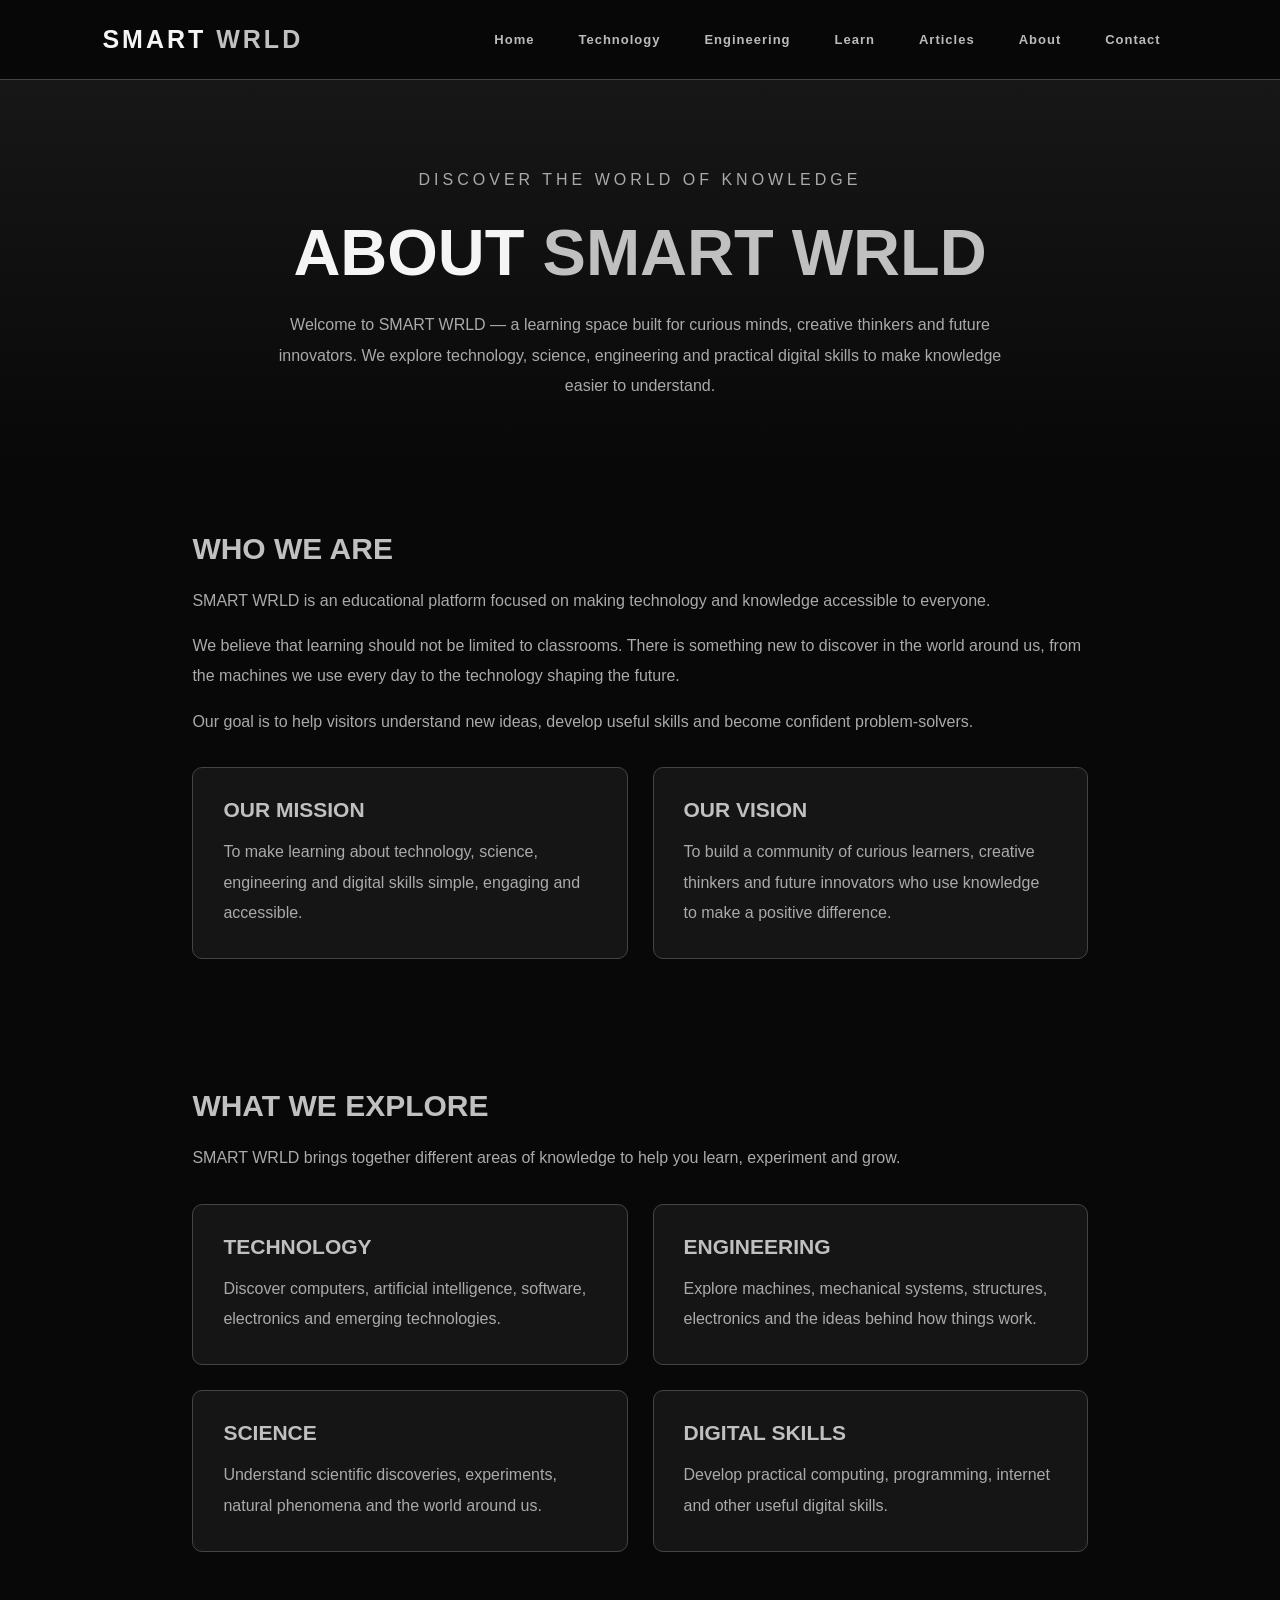
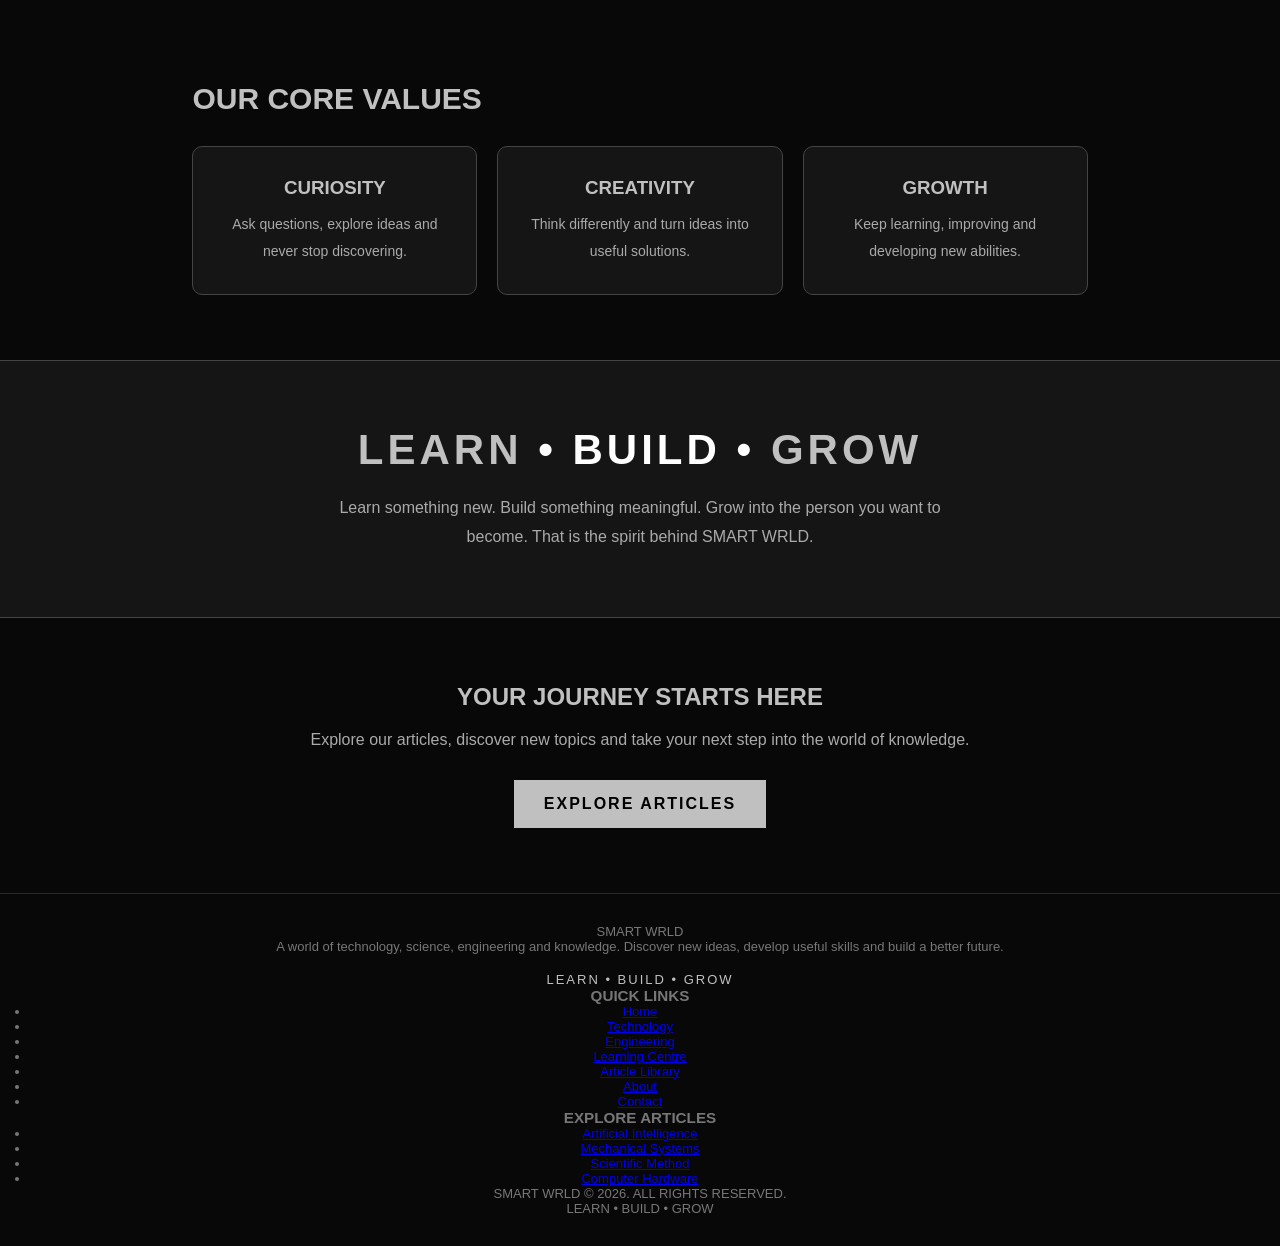
<file: about.html>
<!DOCTYPE html>
<html lang="en">
<head>
    <meta charset="UTF-8">
    <meta name="viewport" content="width=device-width, initial-scale=1.0">

    <title>About Us | SMART WRLD</title>

    <link rel="stylesheet" href="style.css">

    <style>
        .about-hero {
            text-align: center;
            padding: 85px 8% 65px;
            background: linear-gradient(180deg, #171717, #080808);
        }

        .about-hero h1 {
            font-size: clamp(38px, 6vw, 65px);
            margin: 20px 0;
        }

        .about-hero h1 span {
            color: silver;
        }

        .about-hero p {
            max-width: 750px;
            margin: auto;
            color: #aaa;
            line-height: 1.9;
            font-size: 16px;
        }

        .about-section {
            max-width: 1100px;
            margin: auto;
            padding: 65px 8%;
        }

        .about-section h2 {
            color: silver;
            font-size: 30px;
            margin-bottom: 20px;
        }

        .about-section p {
            color: #aaa;
            line-height: 1.9;
            margin-bottom: 15px;
        }

        .about-grid {
            display: grid;
            grid-template-columns: repeat(2, 1fr);
            gap: 25px;
            margin-top: 30px;
        }

        .about-card {
            background: #151515;
            border: 1px solid #444;
            padding: 30px;
            border-radius: 10px;
            transition: 0.3s;
        }

        .about-card:hover {
            border-color: silver;
            transform: translateY(-5px);
        }

        .about-card h3 {
            color: silver;
            margin-bottom: 15px;
            font-size: 21px;
        }

        .about-card p {
            margin: 0;
        }

        .values-grid {
            display: grid;
            grid-template-columns: repeat(3, 1fr);
            gap: 20px;
            margin-top: 30px;
        }

        .value-card {
            text-align: center;
            background: #151515;
            border: 1px solid #444;
            padding: 30px 20px;
            border-radius: 10px;
        }

        .value-card h3 {
            color: silver;
            margin-bottom: 12px;
        }

        .value-card p {
            font-size: 14px;
            margin: 0;
        }

        .slogan-section {
            text-align: center;
            background: #151515;
            border-top: 1px solid #444;
            border-bottom: 1px solid #444;
            padding: 65px 8%;
        }

        .slogan-section h2 {
            color: white;
            font-size: clamp(25px, 4vw, 42px);
            letter-spacing: 4px;
        }

        .slogan-section h2 span {
            color: silver;
        }

        .slogan-section p {
            color: #aaa;
            line-height: 1.8;
            max-width: 650px;
            margin: 20px auto 0;
        }

        .about-cta {
            text-align: center;
            padding: 65px 8%;
        }

        .about-cta h2 {
            color: silver;
            margin-bottom: 15px;
        }

        .about-cta p {
            color: #aaa;
            line-height: 1.8;
            margin-bottom: 25px;
        }

        @media (max-width: 650px) {
            .about-grid,
            .values-grid {
                grid-template-columns: 1fr;
            }

            .about-section {
                padding: 50px 6%;
            }

            .about-card,
            .value-card {
                padding: 25px;
            }
        }
    </style>
</head>

<body>

    <!-- HEADER -->

    <header>

        <div class="logo">SMART <span>WRLD</span></div>

        <nav>
            <a href="index.html">Home</a>
            <a href="technology.html">Technology</a>
            <a href="engineering.html">Engineering</a>
            <a href="learn.html">Learn</a>
            <a href="articles.html">Articles</a>
            <a href="about.html">About</a>
            <a href="contact.html">Contact</a>
        </nav>

    </header>

    <!-- HERO -->

    <section class="about-hero">

        <p class="welcome">DISCOVER THE WORLD OF KNOWLEDGE</p>

        <h1>ABOUT <span>SMART WRLD</span></h1>

        <p>
            Welcome to SMART WRLD — a learning space built for curious
            minds, creative thinkers and future innovators.
            We explore technology, science, engineering and practical
            digital skills to make knowledge easier to understand.
        </p>

    </section>

    <!-- WHO WE ARE -->

    <section class="about-section">

        <h2>WHO WE ARE</h2>

        <p>
            SMART WRLD is an educational platform focused on making
            technology and knowledge accessible to everyone.
        </p>

        <p>
            We believe that learning should not be limited to classrooms.
            There is something new to discover in the world around us,
            from the machines we use every day to the technology shaping
            the future.
        </p>

        <p>
            Our goal is to help visitors understand new ideas, develop
            useful skills and become confident problem-solvers.
        </p>

        <div class="about-grid">

            <div class="about-card">

                <h3>OUR MISSION</h3>

                <p>
                    To make learning about technology, science,
                    engineering and digital skills simple, engaging
                    and accessible.
                </p>

            </div>

            <div class="about-card">

                <h3>OUR VISION</h3>

                <p>
                    To build a community of curious learners,
                    creative thinkers and future innovators who
                    use knowledge to make a positive difference.
                </p>

            </div>

        </div>

    </section>

    <!-- WHAT WE EXPLORE -->

    <section class="about-section">

        <h2>WHAT WE EXPLORE</h2>

        <p>
            SMART WRLD brings together different areas of knowledge
            to help you learn, experiment and grow.
        </p>

        <div class="about-grid">

            <div class="about-card">
                <h3>TECHNOLOGY</h3>
                <p>
                    Discover computers, artificial intelligence,
                    software, electronics and emerging technologies.
                </p>
            </div>

            <div class="about-card">
                <h3>ENGINEERING</h3>
                <p>
                    Explore machines, mechanical systems, structures,
                    electronics and the ideas behind how things work.
                </p>
            </div>

            <div class="about-card">
                <h3>SCIENCE</h3>
                <p>
                    Understand scientific discoveries, experiments,
                    natural phenomena and the world around us.
                </p>
            </div>

            <div class="about-card">
                <h3>DIGITAL SKILLS</h3>
                <p>
                    Develop practical computing, programming,
                    internet and other useful digital skills.
                </p>
            </div>

        </div>

    </section>

    <!-- CORE VALUES -->

    <section class="about-section">

        <h2>OUR CORE VALUES</h2>

        <div class="values-grid">

            <div class="value-card">
                <h3>CURIOSITY</h3>
                <p>
                    Ask questions, explore ideas and never stop discovering.
                </p>
            </div>

            <div class="value-card">
                <h3>CREATIVITY</h3>
                <p>
                    Think differently and turn ideas into useful solutions.
                </p>
            </div>

            <div class="value-card">
                <h3>GROWTH</h3>
                <p>
                    Keep learning, improving and developing new abilities.
                </p>
            </div>

        </div>

    </section>

    <!-- SLOGAN -->

    <section class="slogan-section">

        <h2>
            <span>LEARN</span> • BUILD • <span>GROW</span>
        </h2>

        <p>
            Learn something new. Build something meaningful.
            Grow into the person you want to become.
            That is the spirit behind SMART WRLD.
        </p>

    </section>

    <!-- CALL TO ACTION -->

    <section class="about-cta">

        <h2>YOUR JOURNEY STARTS HERE</h2>

        <p>
            Explore our articles, discover new topics and
            take your next step into the world of knowledge.
        </p>

        <a href="articles.html" class="hero-button">
            EXPLORE ARTICLES
        </a>

    </section>

    <!-- FOOTER -->

    <footer class="site-footer">

        <div class="footer-grid">

            <div class="footer-column">

                <div class="footer-brand">
                    SMART <span>WRLD</span>
                </div>

                <p>
                    A world of technology, science, engineering
                    and knowledge. Discover new ideas, develop
                    useful skills and build a better future.
                </p>

                <p style="color:silver; margin-top:18px; letter-spacing:2px;">
                    LEARN • BUILD • GROW
                </p>

            </div>

            <div class="footer-column">

                <h3>QUICK LINKS</h3>

                <ul>
                    <li><a href="index.html">Home</a></li>
                    <li><a href="technology.html">Technology</a></li>
                    <li><a href="engineering.html">Engineering</a></li>
                    <li><a href="learn.html">Learning Centre</a></li>
                    <li><a href="articles.html">Article Library</a></li>
                    <li><a href="about.html">About</a></li>
                    <li><a href="contact.html">Contact</a></li>
                </ul>

            </div>

            <div class="footer-column">

                <h3>EXPLORE ARTICLES</h3>

                <ul>
                    <li><a href="article-ai.html">Artificial Intelligence</a></li>
                    <li><a href="article-mechanical.html">Mechanical Systems</a></li>
                    <li><a href="article-science.html">Scientific Method</a></li>
                    <li><a href="article-hardware.html">Computer Hardware</a></li>
                </ul>

            </div>

        </div>

        <div class="footer-bottom">

            <p>SMART WRLD © 2026. ALL RIGHTS RESERVED.</p>

            <p>LEARN • BUILD • GROW</p>

        </div>

    </footer>

</body>
</html>
</file>
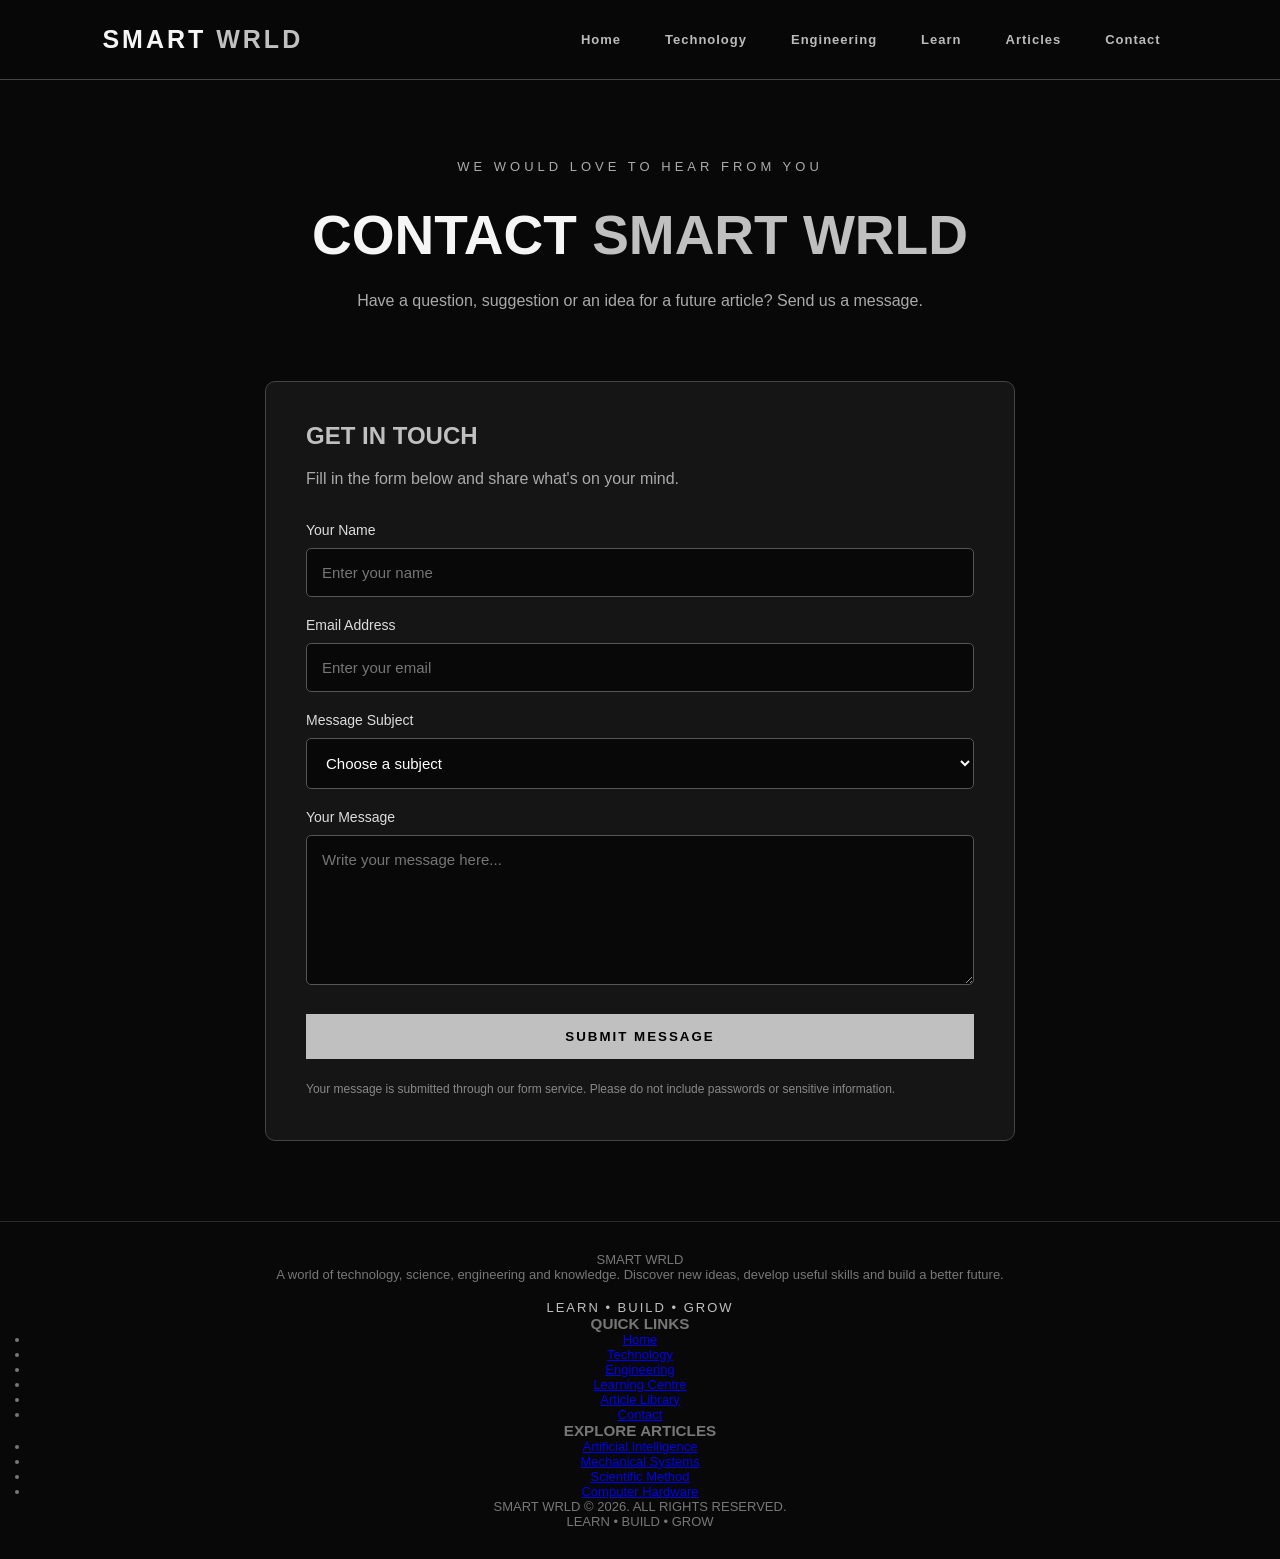
<file: contact.html>
<!DOCTYPE html>
<html lang="en">
<head>
    <meta charset="UTF-8">
    <meta name="viewport" content="width=device-width, initial-scale=1.0">

    <title>Contact Us | SMART WRLD</title>

    <link rel="stylesheet" href="style.css">

    <style>
        .contact-hero {
            text-align: center;
            padding: 75px 8% 45px;
        }

        .contact-hero h1 {
            font-size: clamp(35px, 5vw, 55px);
            margin-bottom: 20px;
        }

        .contact-hero h1 span {
            color: silver;
        }

        .contact-hero p {
            color: #aaa;
            line-height: 1.8;
        }

        .contact-container {
            max-width: 750px;
            margin: 20px auto 80px;
            padding: 40px;
            background: #151515;
            border: 1px solid #444;
            border-radius: 10px;
        }

        .contact-container h2 {
            color: silver;
            margin-bottom: 15px;
        }

        .contact-container > p {
            color: #aaa;
            line-height: 1.7;
            margin-bottom: 30px;
        }

        .contact-form label {
            display: block;
            color: #ddd;
            margin: 20px 0 10px;
            font-size: 14px;
        }

        .contact-form input,
        .contact-form select,
        .contact-form textarea {
            width: 100%;
            padding: 15px;
            background: #080808;
            color: white;
            border: 1px solid #555;
            border-radius: 5px;
            font-size: 15px;
            font-family: Arial, sans-serif;
        }

        .contact-form textarea {
            min-height: 150px;
            resize: vertical;
        }

        .contact-form input:focus,
        .contact-form select:focus,
        .contact-form textarea:focus {
            outline: 1px solid silver;
            border-color: silver;
        }

        .contact-form button {
            margin-top: 25px;
            width: 100%;
            border: none;
            cursor: pointer;
        }

        .contact-form button:disabled {
            opacity: 0.6;
            cursor: wait;
        }

        #formMessage {
            margin-top: 20px;
            color: silver;
            line-height: 1.7;
        }

        .contact-note {
            margin-top: 20px;
            color: #888;
            font-size: 12px;
            line-height: 1.7;
        }

        .hidden-field {
            position: absolute;
            left: -5000px;
        }

        @media (max-width: 600px) {
            .contact-container {
                margin: 20px 5% 60px;
                padding: 25px 18px;
            }

            .contact-hero {
                padding: 55px 5% 30px;
            }
        }
    </style>
</head>

<body>

    <header>
        <div class="logo">SMART <span>WRLD</span></div>

        <nav>
            <a href="index.html">Home</a>
            <a href="technology.html">Technology</a>
            <a href="engineering.html">Engineering</a>
            <a href="learn.html">Learn</a>
            <a href="articles.html">Articles</a>
            <a href="contact.html">Contact</a>
        </nav>
    </header>

    <section class="contact-hero">

        <p class="welcome">WE WOULD LOVE TO HEAR FROM YOU</p>

        <h1>CONTACT <span>SMART WRLD</span></h1>

        <p>
            Have a question, suggestion or an idea for a future article?
            Send us a message.
        </p>

    </section>

    <section class="contact-container">

        <h2>GET IN TOUCH</h2>

        <p>
            Fill in the form below and share what's on your mind.
        </p>

        <form class="contact-form" id="contactForm">

            <!-- YOUR WEB3FORMS ACCESS KEY GOES HERE -->

            <input
                type="hidden"
                name="access_key"
                value="22c00fde-20d5-466d-af6d-15a40ea2bd60"
            >

            <input
                type="hidden"
                name="from_name"
                value="SMART WRLD Website"
            >

            <div class="hidden-field" aria-hidden="true">
                <label>
                    Leave this field empty
                    <input type="text" name="botcheck" tabindex="-1" autocomplete="off">
                </label>
            </div>

            <label for="visitorName">Your Name</label>

            <input
                type="text"
                id="visitorName"
                name="name"
                placeholder="Enter your name"
                autocomplete="name"
                required
            >

            <label for="visitorEmail">Email Address</label>

            <input
                type="email"
                id="visitorEmail"
                name="email"
                placeholder="Enter your email"
                autocomplete="email"
                required
            >

            <label for="messageSubject">Message Subject</label>

            <select id="messageSubject" name="subject" required>
                <option value="">Choose a subject</option>
                <option value="General Question">General Question</option>
                <option value="Article Suggestion">Article Suggestion</option>
                <option value="Technology">Technology</option>
                <option value="Engineering">Engineering</option>
                <option value="Website Feedback">Website Feedback</option>
                <option value="Other">Other</option>
            </select>

            <label for="visitorMessage">Your Message</label>

            <textarea
                id="visitorMessage"
                name="message"
                placeholder="Write your message here..."
                required
            ></textarea>

            <button type="submit" class="hero-button" id="submitButton">
                SUBMIT MESSAGE
            </button>

            <p id="formMessage" aria-live="polite"></p>

            <p class="contact-note">
                Your message is submitted through our form service.
                Please do not include passwords or sensitive information.
            </p>

        </form>

    </section>

    <footer class="site-footer">

        <div class="footer-grid">

            <div class="footer-column">

                <div class="footer-brand">
                    SMART <span>WRLD</span>
                </div>

                <p>
                    A world of technology, science, engineering
                    and knowledge. Discover new ideas, develop
                    useful skills and build a better future.
                </p>

                <p style="color:silver; margin-top:18px; letter-spacing:2px;">
                    LEARN • BUILD • GROW
                </p>

            </div>

            <div class="footer-column">

                <h3>QUICK LINKS</h3>

                <ul>
                    <li><a href="index.html">Home</a></li>
                    <li><a href="technology.html">Technology</a></li>
                    <li><a href="engineering.html">Engineering</a></li>
                    <li><a href="learn.html">Learning Centre</a></li>
                    <li><a href="articles.html">Article Library</a></li>
                    <li><a href="contact.html">Contact</a></li>
                </ul>

            </div>

            <div class="footer-column">

                <h3>EXPLORE ARTICLES</h3>

                <ul>
                    <li><a href="article-ai.html">Artificial Intelligence</a></li>
                    <li><a href="article-mechanical.html">Mechanical Systems</a></li>
                    <li><a href="article-science.html">Scientific Method</a></li>
                    <li><a href="article-hardware.html">Computer Hardware</a></li>
                </ul>

            </div>

        </div>

        <div class="footer-bottom">

            <p>SMART WRLD © 2026. ALL RIGHTS RESERVED.</p>

            <p>LEARN • BUILD • GROW</p>

        </div>

    </footer>

    <script>
        const contactForm = document.getElementById("contactForm");
        const formMessage = document.getElementById("formMessage");
        const submitButton = document.getElementById("submitButton");

        contactForm.addEventListener("submit", async function(event) {

            event.preventDefault();

            formMessage.textContent = "Sending your message...";
            submitButton.disabled = true;
            submitButton.textContent = "SENDING...";

            try {

                const formData = new FormData(contactForm);

                const response = await fetch(
                    "https://api.web3forms.com/submit",
                    {
                        method: "POST",
                        body: formData
                    }
                );

                const result = await response.json();

                if (response.ok && result.success) {

                    formMessage.textContent =
                        "Thank you! Your message has been sent successfully.";

                    contactForm.reset();

                } else {

                    formMessage.textContent =
                        result.message || "Sorry, your message could not be sent. Please try again.";

                }

            } catch (error) {

                formMessage.textContent =
                    "A connection error occurred. Please check your internet and try again.";

            } finally {

                submitButton.disabled = false;
                submitButton.textContent = "SUBMIT MESSAGE";

            }

        });
    </script>

</body>
</html>
</file>
<file: style.css>
* {
    margin: 0;
    padding: 0;
    box-sizing: border-box;
}

html {
    scroll-behavior: smooth;
}

body {
    background: #080808;
    color: #f5f5f5;
    font-family: Arial, sans-serif;
}

header {
    display: flex;
    justify-content: space-between;
    align-items: center;
    padding: 25px 8%;
    border-bottom: 1px solid #292929;
}

.logo {
    font-size: 25px;
    font-weight: bold;
    letter-spacing: 3px;
}

.logo span,
.hero h1 span,
.about h2 span,
.explore h2 span {
    color: silver;
}

nav a {
    color: #ccc;
    text-decoration: none;
    margin-left: 25px;
    font-size: 14px;
}

nav a:hover {
    color: white;
}

.hero {
    min-height: 600px;
    display: flex;
    align-items: center;
    justify-content: space-between;
    gap: 40px;
    padding: 80px 8%;
}

.hero-content {
    max-width: 550px;
}

.welcome {
    color: silver;
    letter-spacing: 4px;
    margin-bottom: 25px;
    font-size: 13px;
}

.hero h1 {
    font-size: clamp(38px, 5vw, 65px);
    line-height: 1.15;
    margin-bottom: 25px;
}

.description {
    color: #aaa;
    line-height: 1.8;
    margin-bottom: 35px;
}

.hero-button {
    display: inline-block;
    background: silver;
    color: black;
    padding: 15px 30px;
    text-decoration: none;
    font-weight: bold;
    letter-spacing: 2px;
    transition: 0.3s;
}

.hero-button:hover {
    background: white;
    transform: translateY(-3px);
}

.hero-image {
    width: 48%;
}

.hero-image img {
    width: 100%;
    border-radius: 8px;
    filter: grayscale(30%);
    box-shadow: 0 0 35px #333;
}

.about,
.explore {
    text-align: center;
    padding: 90px 8%;
    border-top: 1px solid #292929;
}

.about h2,
.explore h2 {
    font-size: 32px;
    margin-bottom: 25px;
}

.about p {
    max-width: 650px;
    margin: auto;
    color: #aaa;
    line-height: 1.8;
}

.cards {
    display: flex;
    justify-content: center;
    gap: 25px;
    margin-top: 45px;
    flex-wrap: wrap;
}

.card {
    background: #151515;
    border: 1px solid #333;
    padding: 40px 25px;
    width: 280px;
    border-radius: 8px;
    transition: 0.3s;
}

.card:hover {
    border-color: silver;
    transform: translateY(-5px);
}

.card h3 {
    color: silver;
    letter-spacing: 2px;
    margin-bottom: 18px;
}

.card p {
    color: #aaa;
    line-height: 1.7;
}

.lesson-card {
    width: 100%;
    max-width: 850px;
    margin: auto;
    text-align: left;
}

.lesson-card h3:not(:first-child) {
    margin-top: 30px;
}

.quiz-card {
    width: 100%;
    max-width: 600px;
    margin: 40px auto;
}

.quiz-card > p {
    margin: 20px 0;
}

.quiz-options {
    display: flex;
    flex-direction: column;
    gap: 12px;
    margin-top: 25px;
}

.quiz-options button,
#reset-button {
    background: #222;
    border: 1px solid silver;
    color: white;
    padding: 15px;
    cursor: pointer;
    border-radius: 5px;
    font-size: 15px;
    transition: 0.3s;
}

.quiz-options button:hover:not(:disabled),
#reset-button:hover {
    background: silver;
    color: black;
}

.quiz-options button:disabled {
    opacity: 0.6;
    cursor: not-allowed;
}

#quiz-result {
    margin: 25px 0;
    font-weight: bold;
}

#reset-button {
    margin-top: 15px;
}

footer {
    text-align: center;
    padding: 30px;
    color: #777;
    border-top: 1px solid #292929;
    font-size: 13px;
}

@media (max-width: 768px) {

    header {
        flex-direction: column;
        gap: 20px;
    }

    nav {
        display: flex;
        flex-wrap: wrap;
        justify-content: center;
        gap: 15px;
    }

    nav a {
        margin: 0;
    }

    .hero {
        flex-direction: column;
        text-align: center;
    }

    .hero-image {
        width: 100%;
    }

    .lesson-card {
        text-align: left;
    }

}
/* SMART WRLD TECHNOLOGY CARDS */

.topic-card img {
    width: 100%;
    height: 180px;
    object-fit: cover;
    border-radius: 6px;
    margin-bottom: 25px;
    filter: grayscale(20%);
}

.topic-card .hero-button {
    margin-top: 25px;
}

/* SMART WRLD ARTICLE LIBRARY */

#articleSearch {
    width: 100%;
    max-width: 600px;
    padding: 16px;
    margin: 30px auto;
    background: #151515;
    color: white;
    border: 1px solid silver;
    border-radius: 5px;
    font-size: 15px;
}

.article-filters {
    display: flex;
    justify-content: center;
    flex-wrap: wrap;
    gap: 12px;
    margin: 25px 0 40px;
}

.filter-button {
    padding: 12px 20px;
    background: #151515;
    color: silver;
    border: 1px solid #444;
    cursor: pointer;
    border-radius: 5px;
    transition: 0.3s;
}

.filter-button:hover,
.filter-button.active {
    background: silver;
    color: black;
}

.article-grid {
    display: grid;
    grid-template-columns: repeat(auto-fit, minmax(240px, 1fr));
    gap: 25px;
    max-width: 1150px;
    margin: auto;
    text-align: left;
}

.article-card {
    background: #151515;
    border: 1px solid #333;
    border-radius: 8px;
    overflow: hidden;
    transition: 0.3s;
}

.article-card:hover {
    transform: translateY(-5px);
    border-color: silver;
}

.article-card img {
    width: 100%;
    height: 190px;
    object-fit: cover;
}

.article-content {
    padding: 25px;
}

.article-category {
    color: silver;
    font-size: 11px;
    letter-spacing: 2px;
    font-weight: bold;
}

.article-content h3 {
    margin: 18px 0;
    line-height: 1.5;
}

.article-content p {
    color: #aaa;
    line-height: 1.7;
    margin-bottom: 25px;
}

.article-link {
    color: silver;
    text-decoration: none;
    font-weight: bold;
    letter-spacing: 1px;
}

.article-link:hover {
    color: white;
}

/* SMART WRLD LONG-FORM ARTICLES */

.article-page {
    max-width: 1150px;
    margin: auto;
    padding: 60px 7%;
}

.article-heading {
    max-width: 900px;
    margin: 0 auto 45px;
    text-align: center;
}

.article-heading h1 {
    font-size: clamp(32px, 5vw, 55px);
    line-height: 1.2;
    margin: 25px 0;
}

.article-heading h1 span {
    color: silver;
}

.article-intro {
    color: #bbb;
    font-size: 17px;
    line-height: 1.9;
    max-width: 800px;
    margin: auto;
}

.article-meta {
    color: #777;
    font-size: 12px;
    letter-spacing: 2px;
    margin-top: 25px;
}

.article-hero-image {
    display: block;
    width: 100%;
    max-height: 480px;
    object-fit: cover;
    border-radius: 8px;
    margin-bottom: 65px;
    filter: grayscale(15%);
}

.article-body {
    max-width: 850px;
    margin: auto;
}

.article-body h2,
.article-quiz h2,
.article-references h2 {
    color: silver;
    font-size: 25px;
    line-height: 1.4;
    margin: 55px 0 22px;
    padding-bottom: 12px;
    border-bottom: 1px solid #383838;
}

.article-body h3 {
    color: #ddd;
    font-size: 18px;
    margin: 32px 0 14px;
}

.article-body p {
    color: #bbb;
    font-size: 16px;
    line-height: 2;
    margin-bottom: 20px;
}

.article-body ul,
.article-body ol {
    color: #bbb;
    line-height: 2;
    padding-left: 25px;
    margin: 15px 0 25px;
}

.article-inline-image {
    width: 100%;
    max-height: 400px;
    object-fit: cover;
    border-radius: 7px;
    margin: 25px 0 35px;
    filter: grayscale(15%);
}

.article-highlight,
.article-takeaway {
    background: #151515;
    border-left: 3px solid silver;
    padding: 25px;
    margin: 35px 0;
    border-radius: 4px;
}

.article-highlight strong {
    color: silver;
    letter-spacing: 2px;
}

.article-highlight p,
.article-takeaway p {
    margin: 12px 0 0;
}

.article-takeaway h3 {
    color: silver;
    margin-top: 0;
}

.article-quiz {
    background: #151515;
    border: 1px solid #333;
    border-radius: 8px;
    padding: 30px;
    margin-top: 65px;
}

.article-quiz h2 {
    margin-top: 0;
}

.article-quiz > p {
    color: #ccc;
    line-height: 1.8;
}

.article-quiz .quiz-options {
    margin-top: 25px;
}

.article-quiz .quiz-options button,
#article-reset {
    width: 100%;
    padding: 15px;
    margin-bottom: 10px;
    color: white;
    background: #222;
    border: 1px solid silver;
    border-radius: 5px;
    cursor: pointer;
}

.article-quiz .quiz-options button:hover:not(:disabled),
#article-reset:hover {
    background: silver;
    color: black;
}

.article-quiz button:disabled {
    opacity: 0.6;
    cursor: not-allowed;
}

.answer-reference {
    color: #888;
    border-top: 1px solid #333;
    padding-top: 20px;
    margin-top: 25px;
}

.answer-reference strong {
    color: silver;
}

.article-references a {
    color: silver;
    text-decoration: none;
}

.article-references a:hover {
    color: white;
    text-decoration: underline;
}

.back-to-library {
    text-align: center;
    margin: 55px 0 20px;
}

@media (max-width: 768px) {

    .article-page {
        padding: 40px 6%;
    }

    .article-body h2 {
        font-size: 21px;
    }

    .article-body p {
        font-size: 15px;
    }

    .article-hero-image {
        max-height: 280px;
    }

}

/* =================================
   SMART WRLD PROFESSIONAL NAVIGATION
================================= */

header {
    position: sticky;
    top: 0;
    z-index: 1000;
    background: rgba(8, 8, 8, 0.96);
    backdrop-filter: blur(12px);
    border-bottom: 1px solid #444;
    padding: 20px 8%;
}

.logo {
    cursor: pointer;
    transition: 0.3s ease;
}

.logo:hover {
    letter-spacing: 4px;
}

nav {
    display: flex;
    align-items: center;
    justify-content: center;
    flex-wrap: wrap;
    gap: 10px;
}

nav a {
    color: #bbb;
    text-decoration: none;
    margin: 0;
    padding: 11px 16px;
    font-size: 13px;
    font-weight: bold;
    letter-spacing: 1px;
    border: 1px solid transparent;
    border-radius: 5px;
    transition: 0.3s ease;
}

nav a:hover {
    color: white;
    background: #1b1b1b;
    border-color: #777;
    transform: translateY(-2px);
}

nav a:focus-visible {
    outline: 2px solid silver;
    outline-offset: 3px;
}

/* MOBILE NAVIGATION */

@media (max-width: 768px) {

    header {
        padding: 18px 5%;
        gap: 15px;
    }

    .logo {
        font-size: 23px;
    }

    nav {
        width: 100%;
        gap: 8px;
    }

    nav a {
        padding: 10px 12px;
        font-size: 12px;
    }

}
</file>
